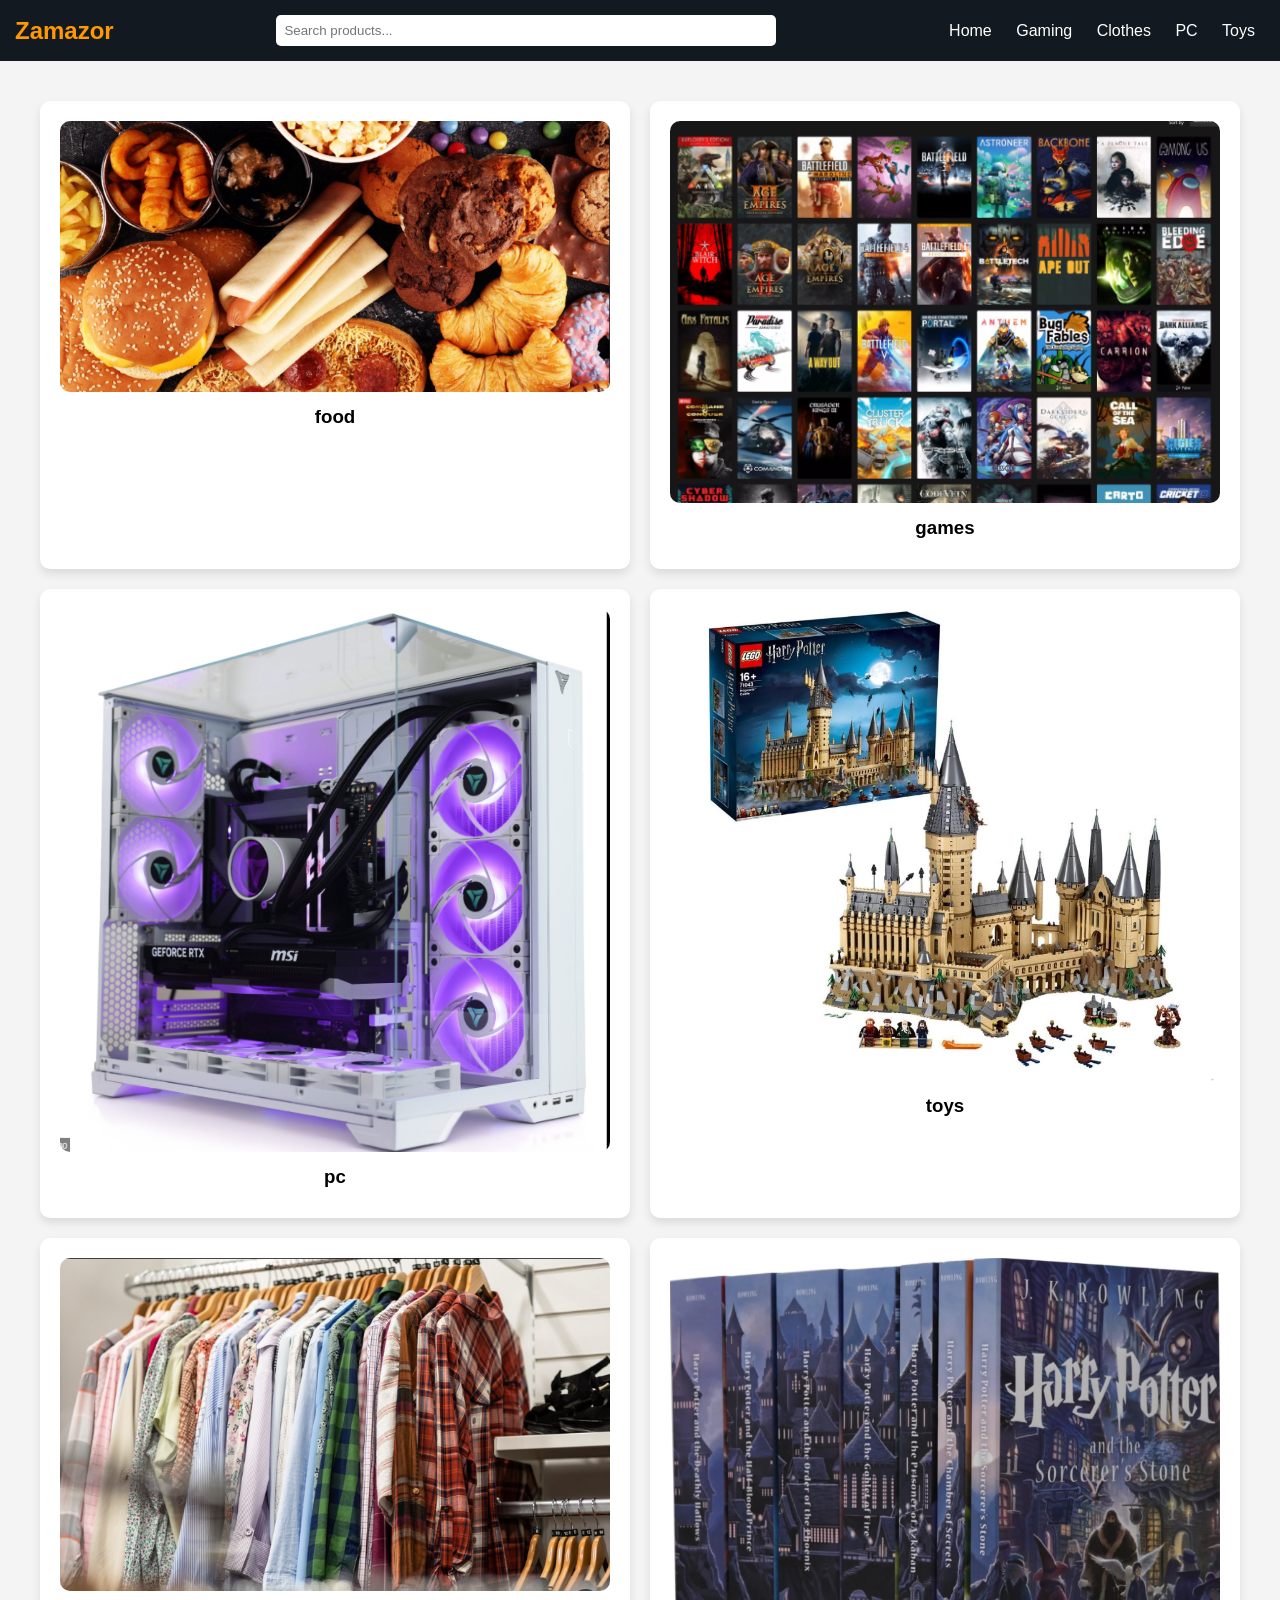
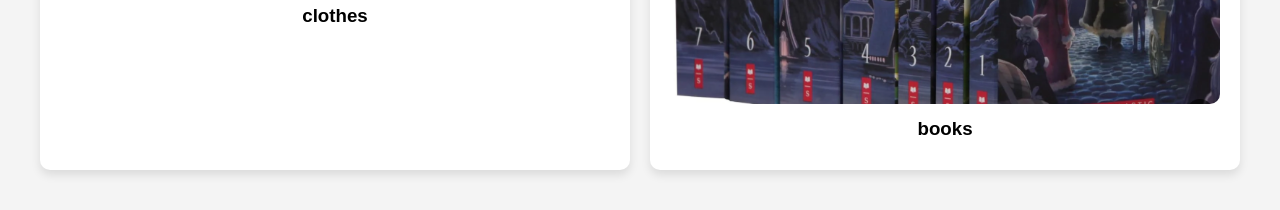
<file: index.html>
<!DOCTYPE html>
<html lang="en">
<head>
<meta charset="UTF-8">
<meta name="viewport" content="width=device-width, initial-scale=1.0">
<title>Zamazor Store</title>
<link rel="stylesheet" href="style2.css">
</head>

<body>

<header>

<div class="logo">Zamazor</div>

<input type="text" placeholder="Search products...">

<nav>
<a href="#">Home</a>
<a href="#">Gaming</a>
<a href="#">Clothes</a>
<a href="#">PC</a>
<a href="#">Toys</a>
</nav>

</header>


<section class="products">

<div class="product">

<img src="food.png">

<h3>food</h3>



</div>


<div class="product">

<img src="games.png">

<h3>games</h3>



</div>


<div class="product">

<img src="pc.png">

<h3>pc</h3>



</div>


<div class="product">

<img src="toys.png">

<h3>toys</h3>



</div>


<div class="product">

<img src="clothes.png">

<h3>clothes</h3>





</div>


<div class="product">

<img src="books.png">

<h3>books</h3>





</div>

</section>

</body>
</html>
</file>
<file: style2.css>
*{
margin:0;
padding:0;
box-sizing:border-box;
font-family:Arial;
}

body{
background:#f4f4f4;
}


/* Navbar */

header{

display:flex;
justify-content:space-between;
align-items:center;
background:#131921;
padding:15px;
color:white;

}

.logo{
font-size:24px;
font-weight:bold;
color:#ff9900;
}

header input{

width:40%;
padding:8px;
border:none;
border-radius:5px;

}

nav a{

color:white;
text-decoration:none;
margin:10px;
font-size:16px;

}

nav a:hover{

color:#ff9900;

}


/* Products */

.products{

display:grid;
grid-template-columns:repeat(auto-fit,minmax(550px,1fr));
gap:20px;
padding:40px;

}

.product{

background:white;
padding:20px;
text-align:center;
border-radius:10px;
transition:0.3s;
box-shadow:0 5px 10px rgba(0,0,0,0.1);

}

.product:hover{

transform:scale(1.05);

}

.product img{

width:100%;
border-radius:10px;

}

.product h3{

margin:10px 0;

}

.product p{

color:green;
font-weight:bold;

}

.product button{

background:#ff9900;
border:none;
padding:10px 20px;
margin-top:10px;
cursor:pointer;
border-radius:5px;

}

.product button:hover{

background:#e68a00;

}


/* Mobile */

@media(max-width:768px){

header{
flex-direction:column;
gap:10px;
}

header input{
width:100%;
}

}
</file>
